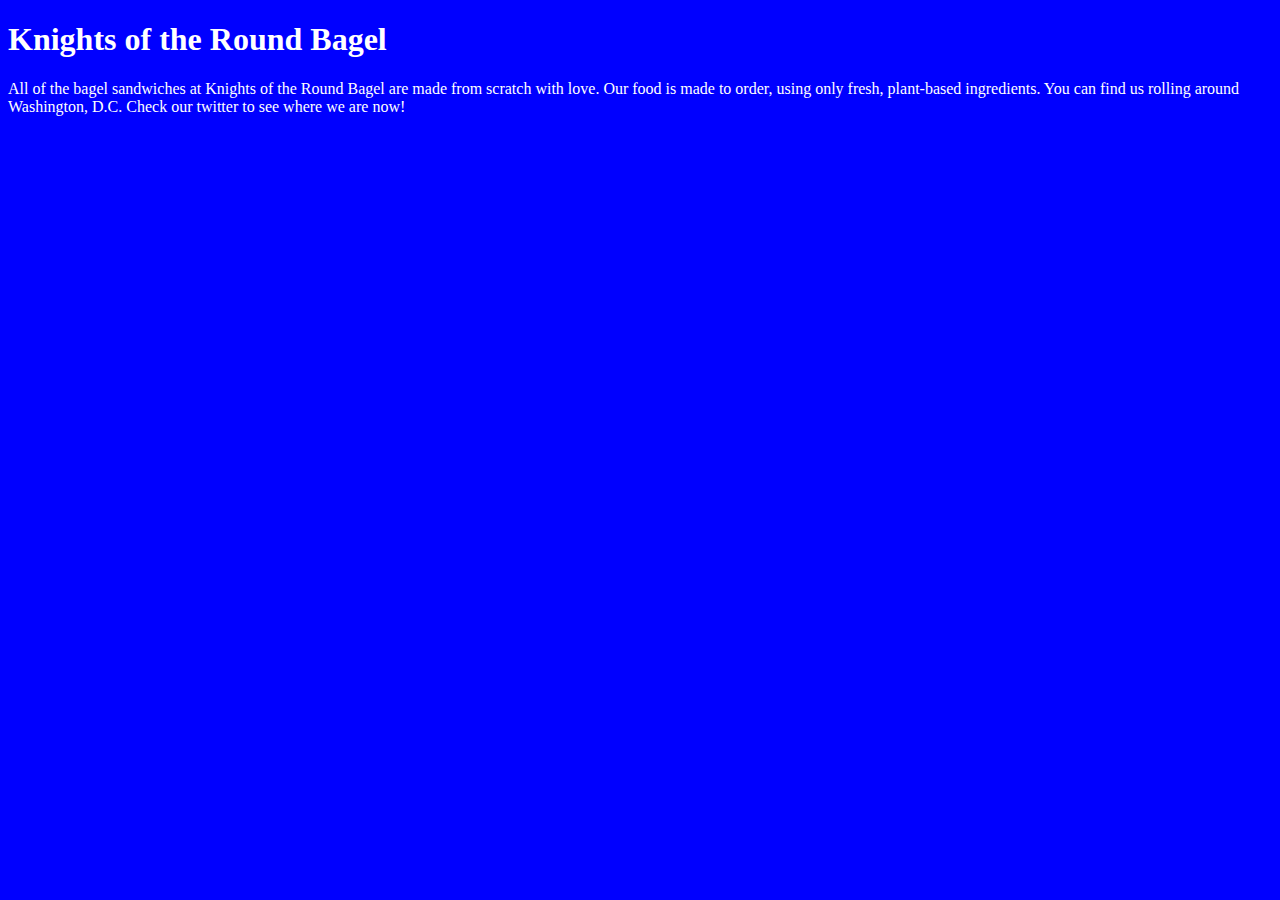
<file: unit_1/index.html>
<!DOCTYPE html>
<html>
<head>
	<title>Knights of the Round Bagel</title>
	<link rel="stylesheet" type="text/css" href="css/main.css">
</head>
<body>
	<h1>Knights of the Round Bagel</h1>
	<p>All of the bagel sandwiches at Knights of the Round Bagel are made from scratch with love. Our food is made to order, using only fresh, plant-based ingredients. You can find us rolling around Washington, D.C. Check our twitter to see where we are now!</p>
</body>
</html>
</file>
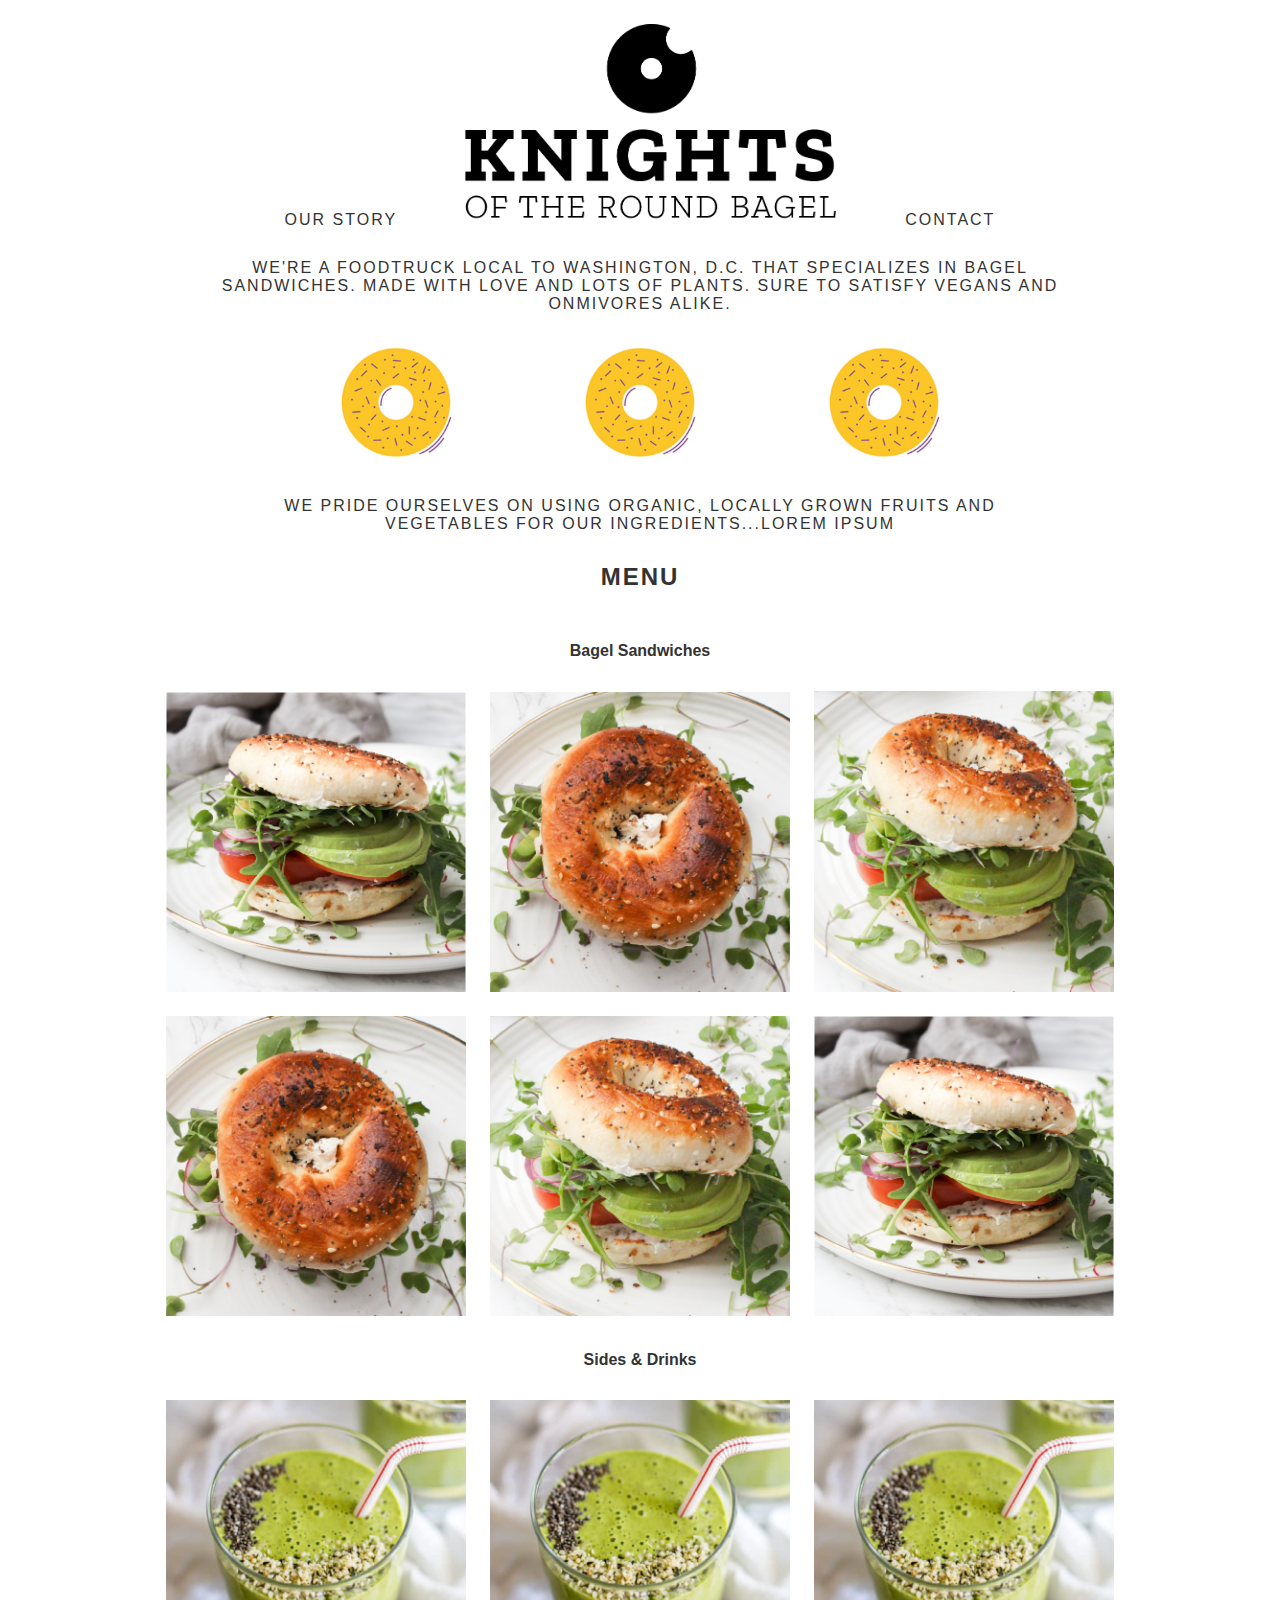
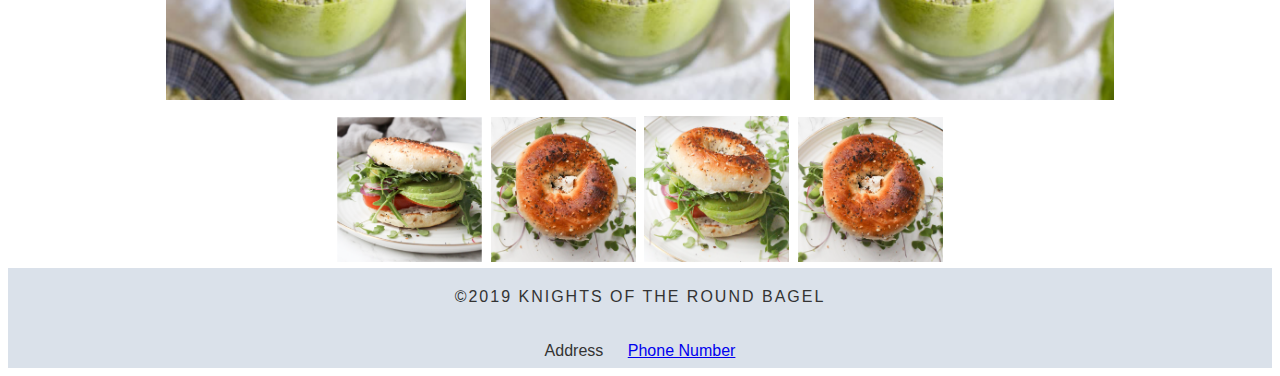
<file: unit_3/index.html>
<!DOCTYPE html>
<html>
<head>
	<title>Knights of the Round Bagel</title>
	<link rel="stylesheet" type="text/css" href="css/style.css">
</head>
<body>
	<header>
		<nav>
	<ul>
		<li><a href="#">Our Story</a></li>
		<li><a href="#"><img src="images/knightsoftheroundbagel_logo1.png" alt="Knights of the Round Bagel Logo"></a>
		<li><a href="#">Contact</a></li>
	</ul>
</nav>
</header>
	<section>
		<div id="intro">
			<p>We're a foodtruck local to Washington, D.C. that specializes in bagel sandwiches. Made with love and lots of plants. Sure to satisfy vegans and onmivores alike.</p>
		</div>
	</section>
	<section>
		<div id="icons">
			<img class="icon-third" src="images/bagel-icon.png" alt="plant icon" />
			<img class="icon-third" src="images/bagel-icon.png" alt="organic" />
			<img class="icon-third" src="images/bagel-icon.png" alt="locally grown" />
		</div>
		<div id="about">
<p>We pride ourselves on using organic, locally grown fruits and vegetables for our ingredients...Lorem ipsum</p>
</div>
	</section>
	<section>
		<div id="food">
			<h2>Menu</h2>
			<h4>Bagel Sandwiches</h4>
			<img class="third" src="images/bagel_menu-01.png" alt="sandwich 1" />
			<img class="third" src="images/bagel_menu-02.png" alt="sandwich 2" />
			<img class="third" src="images/bagel_menu-03.png" alt="sandwich 3" />
			<img class="third" src="images/bagel_menu-02.png" alt="sandwich 4" />
			<img class="third" src="images/bagel_menu-03.png" alt="sandwich 5" />
			<img class="third" src="images/bagel_menu-01.png" alt="sandwich 6" />
		
			<h4>Sides & Drinks</h4>
			<img class="third" src="images/green-juice-04.png" alt="plant icon" />
			<img class="third" src="images/green-juice-04.png" alt="organic" />
			<img class="third" src="images/green-juice-04.png" alt="locally grown" />
		</div>
	</section>
	<section>
		<div id="instagram feed">
			<img class="fourth" src="images/bagel_menu-01.png" alt="sandwich 1" />
			<img class="fourth" src="images/bagel_menu-02.png" alt="sandwich 2" />
			<img class="fourth" src="images/bagel_menu-03.png" alt="sandwich 3" />
			<img class="fourth" src="images/bagel_menu-02.png" alt="sandwich 4" />
		</div>
	</section>
</body>
<footer>
	<p>©2019 Knights of the Round Bagel</p>
	<div class="footer nav">
		<ul>
			<li>Address</li>
			<li><a href="#">Phone Number</a></li>
		</ul>
	</div>
</footer>

</html>
</file>
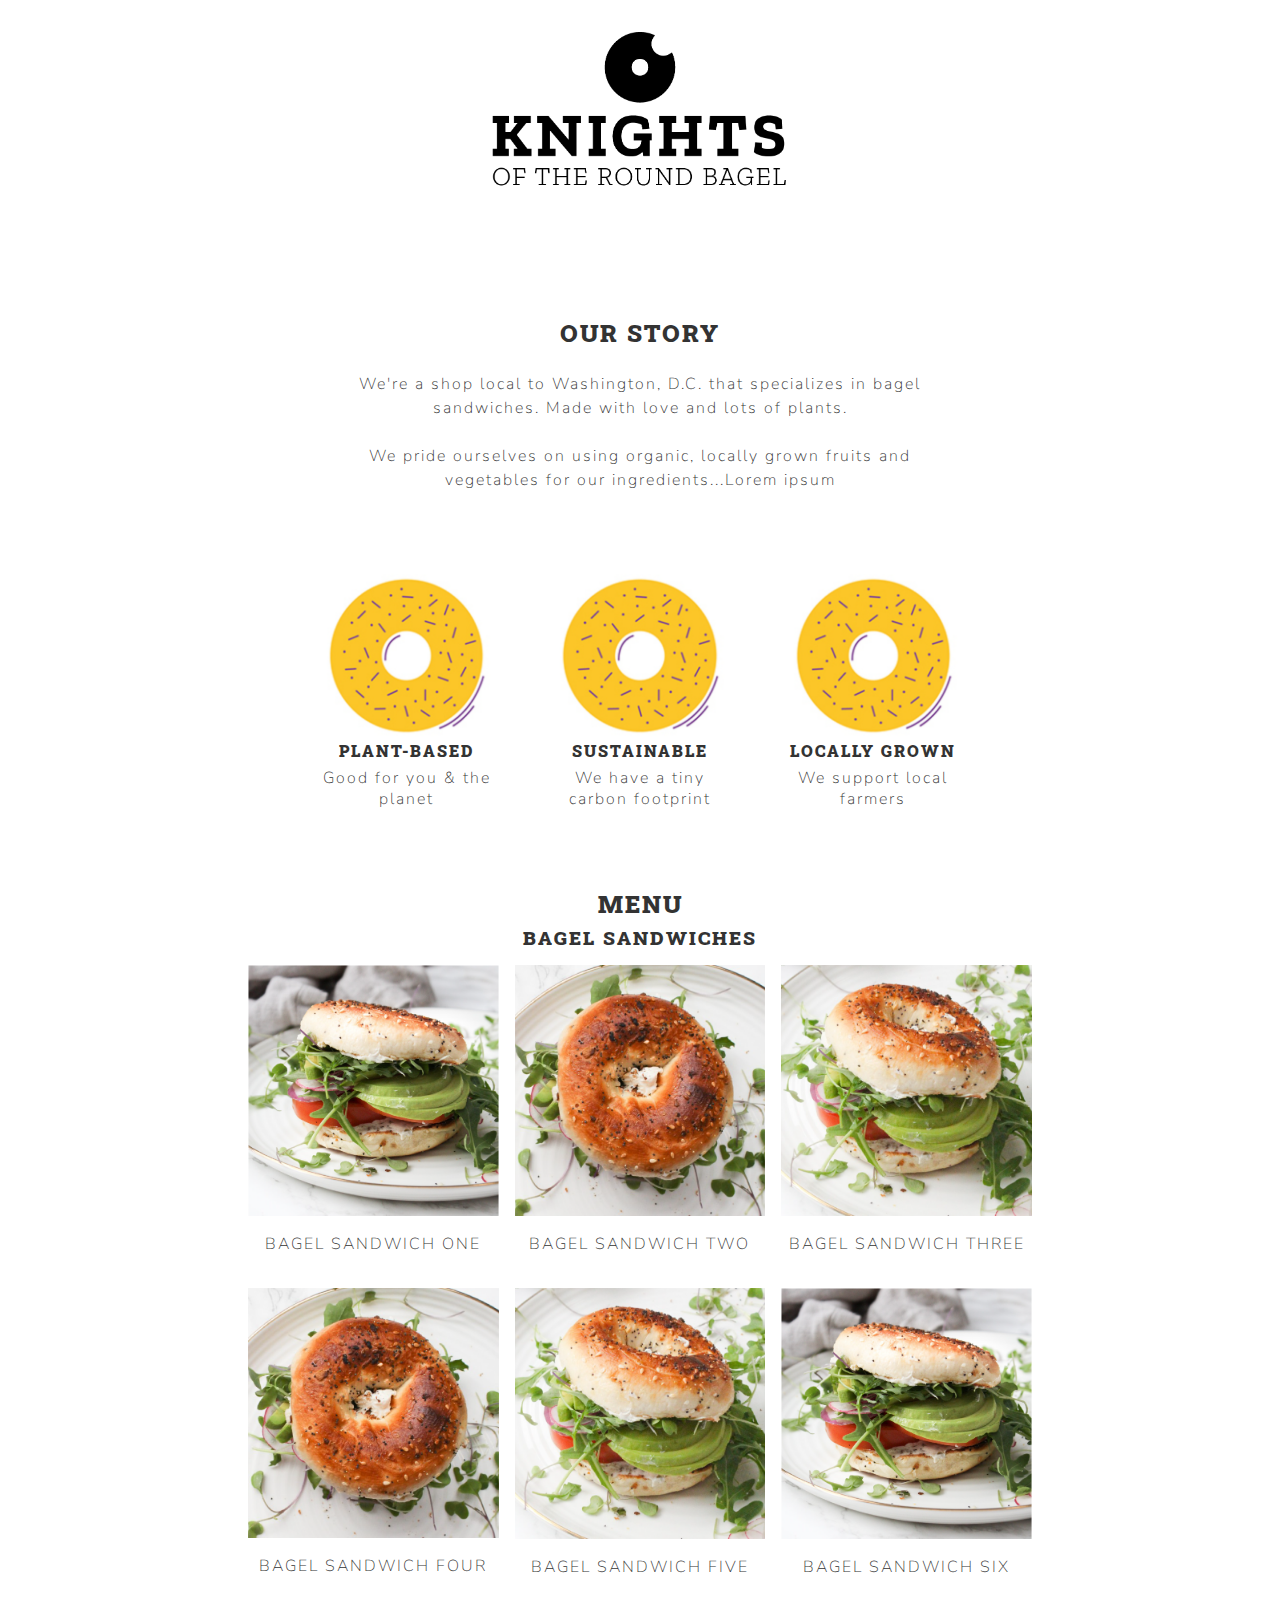
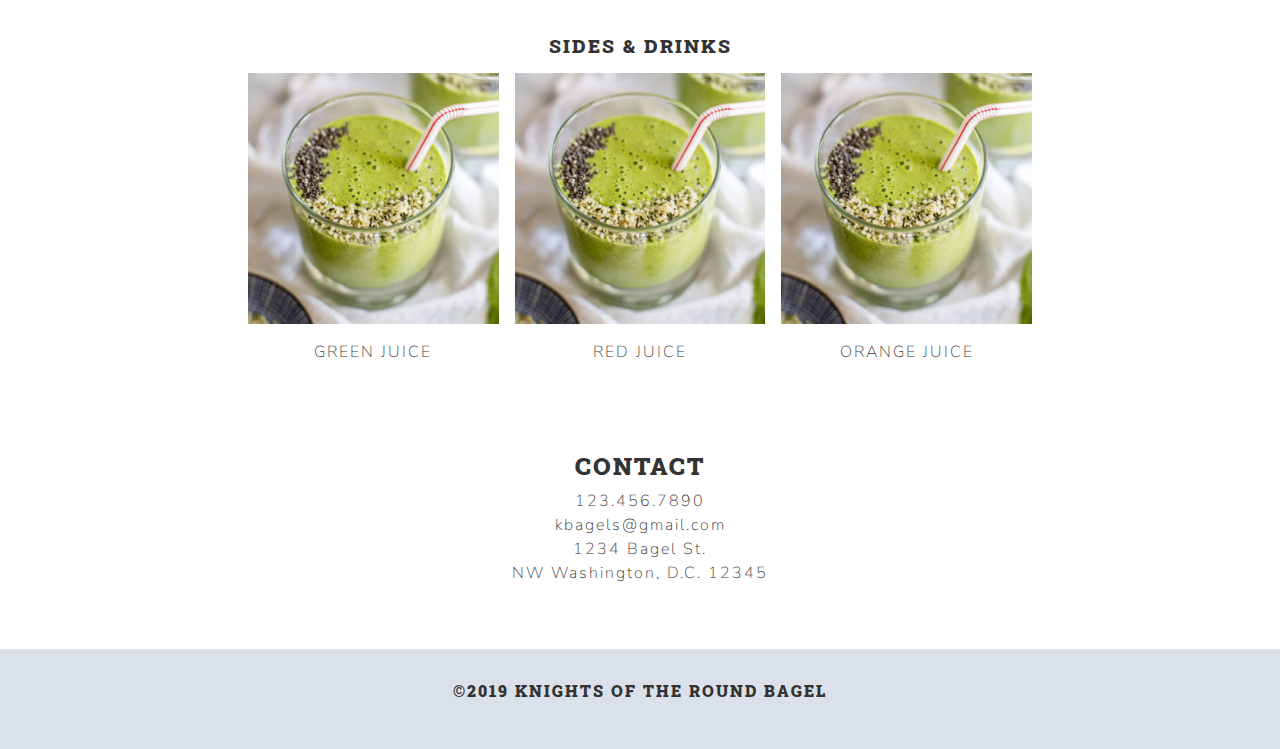
<file: unit_4/index.html>
<!DOCTYPE html>
<html>
<head>
	<title>Knights of the Round Bagel</title>
	<link rel="stylesheet" type="text/css" href="css/style.css">

	<link href="https://fonts.googleapis.com/css?family=Nunito+Sans|Roboto+Slab&display=swap" rel="stylesheet">

</head>
<body>
	<header>
<img id="logo" src="images/knightsoftheroundbagel_logo1.png" alt="Knights of the Round Bagel Logo">
</header>
	<section>
		<div id="intro">
			<h2>Our Story</h2>
			<p>We're a shop local to Washington, D.C. that specializes in bagel sandwiches. Made with love and lots of plants.</p>
			<p>We pride ourselves on using organic, locally grown fruits and vegetables for our ingredients...Lorem ipsum</p>
		</div>
	</section>
	<section>
		<div id="icons" class="clearfix">
			<figure><img class="icon-third" src="images/bagel-icon.png" alt="plant icon" /><h4>Plant-Based</h4><p>Good for you & the planet</p></figure>
			<figure><img class="icon-third" src="images/bagel-icon.png" alt="organic" /><h4>Sustainable</h4><p>We have a tiny carbon footprint</p></figure>
			<figure><img class="icon-third" src="images/bagel-icon.png" alt="locally grown" /><h4>Locally Grown</h4><p>We support local farmers</p></figure>
		</div>
	</section>
	<section>
			<h2>Menu</h2>
			<h3>Bagel Sandwiches</h3>
		<div id="food" class="clearfix">
			<figure>
				<img class="menu" src="images/bagel_menu-01.png" alt="sandwich 1" /><p>BAGEL SANDWICH ONE</p></figure>
			<figure>
				<img class="menu" src="images/bagel_menu-02.png" alt="sandwich 2" /><p>BAGEL SANDWICH TWO</p></figure>
			<figure>
				<img class="menu" src="images/bagel_menu-03.png" alt="sandwich 3" /><p>BAGEL SANDWICH THREE</p></figure>
			<figure>
				<img class="menu" src="images/bagel_menu-02.png" alt="sandwich 4" /><p>BAGEL SANDWICH FOUR</p></figure>
			<figure>
				<img class="menu" src="images/bagel_menu-03.png" alt="sandwich 5" /><p>BAGEL SANDWICH FIVE</p></figure>
			<figure>
				<img class="menu" src="images/bagel_menu-01.png" alt="sandwich 6" /><p>BAGEL SANDWICH SIX</p></figure>
			</div>
			<h3>Sides & Drinks</h3>
			<div id="food" class="clearfix">
			<figure><img class="menu" src="images/green-juice-04.png" alt="plant icon" /><p>GREEN JUICE</p></figure>
			<figure><img class="menu" src="images/green-juice-04.png" alt="organic" /><p>RED JUICE</p></figure>
			<figure><img class="menu" src="images/green-juice-04.png" alt="locally grown" /><p>ORANGE JUICE</p></figure>
		</div>
	</section>

		<section>
		<div id="contact">
			<h2>CONTACT</h2>
			<ul>
			<li><a href="tel:123-456-7890">123.456.7890</a></li>
			<li><a href="mailto:turiallison@gmail.com? subject=I have a bagel question">kbagels@gmail.com</a></li>
			<li><a href="https://www.google.com/maps">1234 Bagel St. </br>NW Washington, D.C. 12345</a></li>
		</ul>
		</div>
	</section>

</body>
<footer>
	<h4>©2019 Knights of the Round Bagel</h4>
</footer>

</html>
</file>
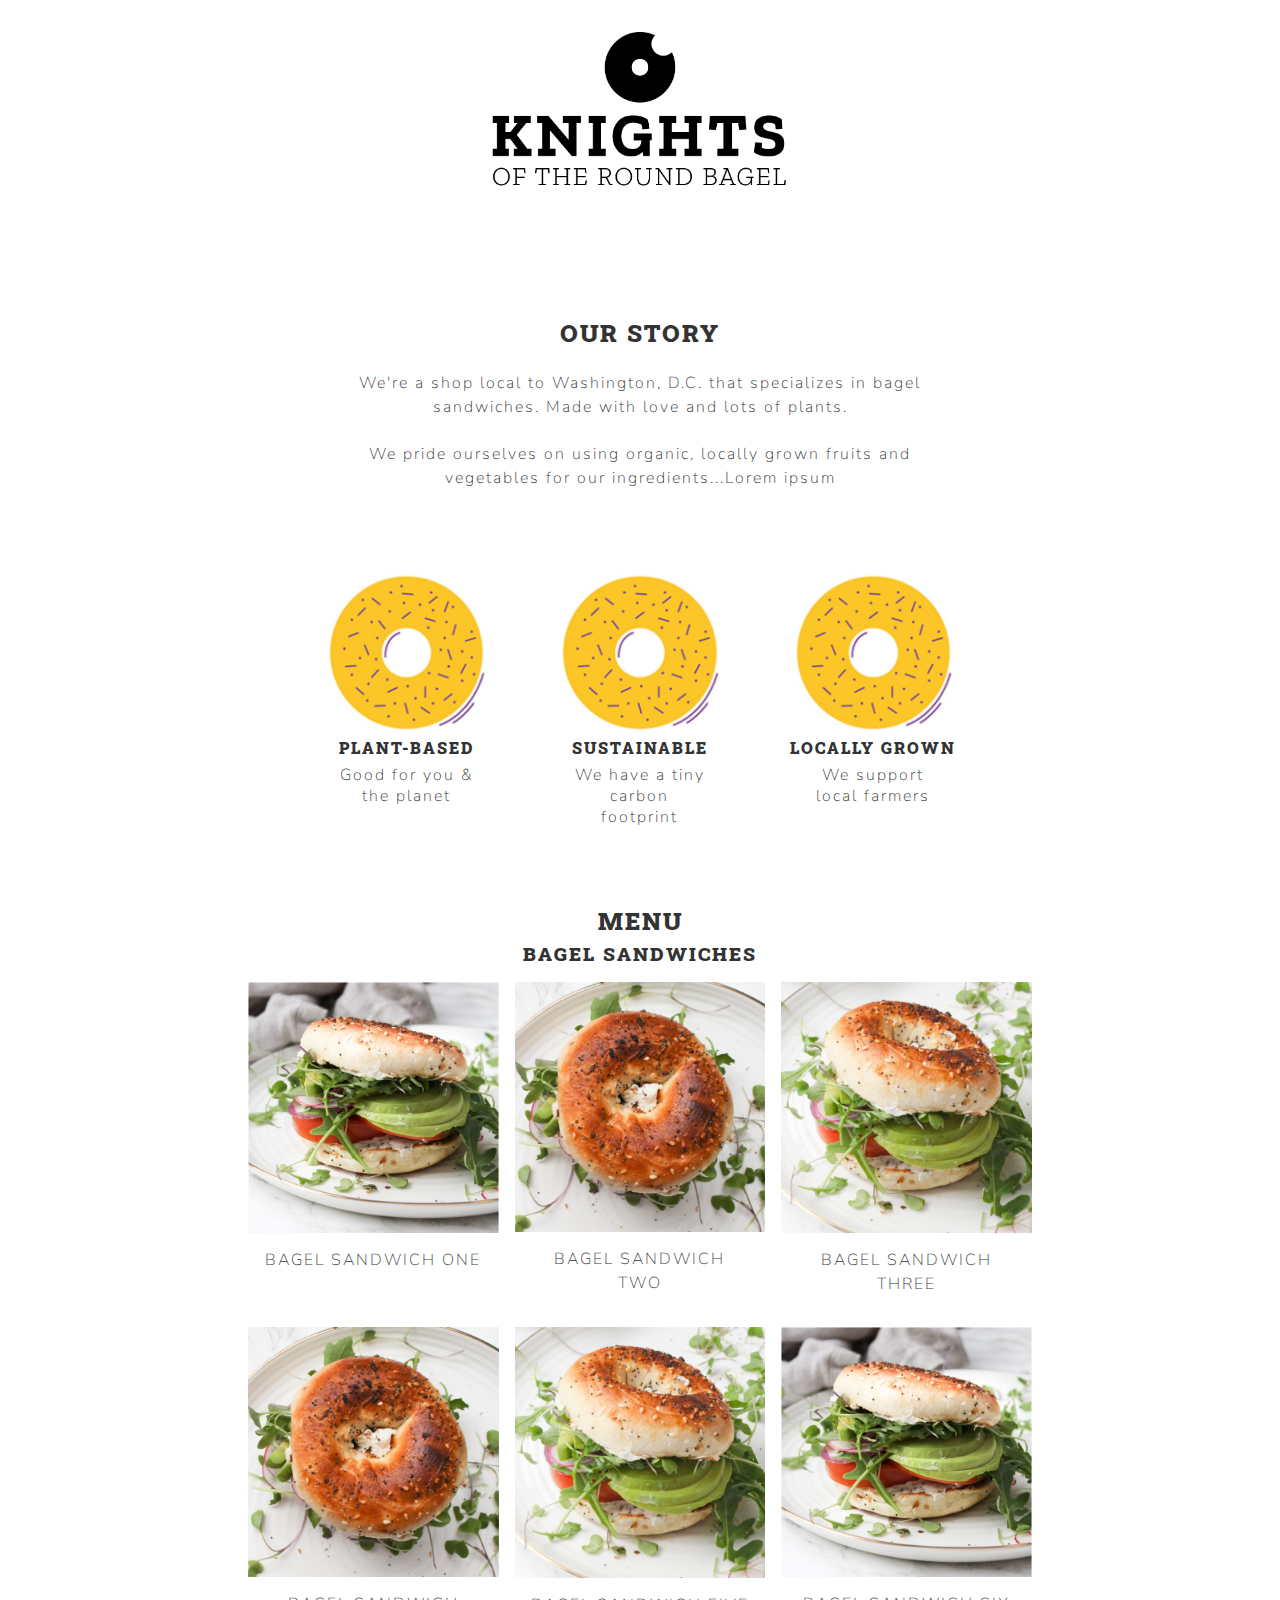
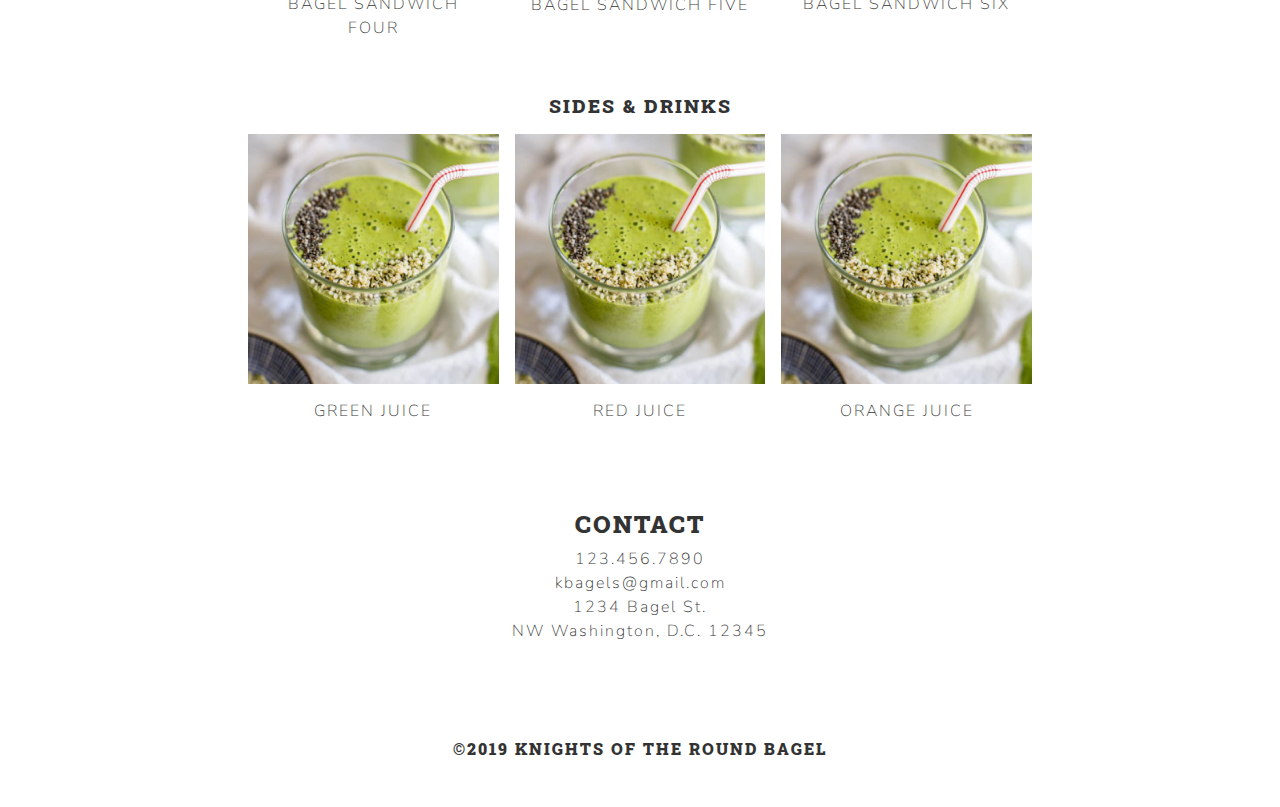
<file: unit_8/index.html>
<!DOCTYPE html>
<html>
<head>
	<title>Knights of the Round Bagel</title>
	<link rel="stylesheet" type="text/css" href="css/style.css">

	<link href="https://fonts.googleapis.com/css?family=Nunito+Sans|Roboto+Slab&display=swap" rel="stylesheet">
<meta name="viewport" content="width=device-width, initial-scale=1">
</head>
<body>
	<header>
<img id="logo" src="images/knightsoftheroundbagel_logo1.png" alt="Knights of the Round Bagel Logo">
</header>
	<section>
		<div id="intro">
			<h2>Our Story</h2>
			<p>We're a shop local to Washington, D.C. that specializes in bagel sandwiches. Made with love and lots of plants.</p>
			<p>We pride ourselves on using organic, locally grown fruits and vegetables for our ingredients...Lorem ipsum</p>
		</div>
	</section>
	<section>
		<div id="icons" class="clearfix">
			<figure><img class="icon-third" src="images/bagel-icon.png" alt="plant icon" /><h4>Plant-Based</h4><p>Good for you & the planet</p></figure>
			<figure><img class="icon-third" src="images/bagel-icon.png" alt="organic" /><h4>Sustainable</h4><p>We have a tiny carbon footprint</p></figure>
			<figure><img class="icon-third" src="images/bagel-icon.png" alt="locally grown" /><h4>Locally Grown</h4><p>We support local farmers</p></figure>
		</div>
	</section>
	<section>
			<h2>Menu</h2>
			<h3>Bagel Sandwiches</h3>
		<div id="food" class="clearfix">
			<figure>
				<img class="menu" src="images/bagel_menu-01.png" alt="sandwich 1" /><p>BAGEL SANDWICH ONE</p></figure>
			<figure>
				<img class="menu" src="images/bagel_menu-02.png" alt="sandwich 2" /><p>BAGEL SANDWICH TWO</p></figure>
			<figure>
				<img class="menu" src="images/bagel_menu-03.png" alt="sandwich 3" /><p>BAGEL SANDWICH THREE</p></figure>
			<figure>
				<img class="menu" src="images/bagel_menu-02.png" alt="sandwich 4" /><p>BAGEL SANDWICH FOUR</p></figure>
			<figure>
				<img class="menu" src="images/bagel_menu-03.png" alt="sandwich 5" /><p>BAGEL SANDWICH FIVE</p></figure>
			<figure>
				<img class="menu" src="images/bagel_menu-01.png" alt="sandwich 6" /><p>BAGEL SANDWICH SIX</p></figure>
			</div>
			<h3>Sides & Drinks</h3>
			<div id="food" class="clearfix">
			<figure><img class="menu" src="images/green-juice-04.png" alt="plant icon" /><p>GREEN JUICE</p></figure>
			<figure><img class="menu" src="images/green-juice-04.png" alt="organic" /><p>RED JUICE</p></figure>
			<figure><img class="menu" src="images/green-juice-04.png" alt="locally grown" /><p>ORANGE JUICE</p></figure>
		</div>
	</section>

		<section>
		<div id="contact">
			<h2>CONTACT</h2>
			<ul>
			<li><a href="tel:123-456-7890">123.456.7890</a></li>
			<li><a href="mailto:turiallison@gmail.com? subject=I have a bagel question">kbagels@gmail.com</a></li>
			<li><a href="https://www.google.com/maps">1234 Bagel St. </br>NW Washington, D.C. 12345</a></li>
		</ul>
		</div>
	</section>

</body>
<footer>
	<h4>©2019 Knights of the Round Bagel</h4>
</footer>

</html>
</file>
<file: unit_1/css/main.css>
body {
	background-color: blue;
}

h1, p {
color: white;
}
</file>
<file: unit_3/css/style.css>
body {
	text-align: center;
	align-content: center;
	font-family: Arial, sans-serif;
	color: #333;
}

nav {
	margin-bottom: 30px; 
}

nav ul {
    padding: 0;
    text-align: center;
}

nav li {
    display: inline;
    margin-left: 10px;
    margin-right: 10px;
}

nav a {
    font-family: 'Oswald', sans-serif;
    text-transform: uppercase;
    letter-spacing: 2px;
    color: #333;
    text-decoration: none;
    padding: 15px 20px;
}

nav li img{
width: 30%;
    display: inline-block;
}

h1, h2, h3 {
    text-align: center;
    text-transform: uppercase;
    letter-spacing: 2px;
    margin: 0 auto;
    font-family: Arial, sans-serif;
    padding: 30px;
}

p {

	text-align: center;
    text-transform: uppercase;
    letter-spacing: 2px;
    margin: 0 auto;
    font-family: Arial, sans-serif;

}

#intro {
text-align: center;	
margin: auto;
max-width: 900px;

}

#icons {
max-width: 900px;
align-content: center;
margin: auto;
margin-top: 30px;
margin-bottom:30px;

}

.icon-third{
	width: 120px;
	display: inline-block;
margin-left: 60px;
margin-right: 60px;
}

#about {
text-align: center;	
margin: auto;
max-width: 800px;

}
#food{
align-content: center;	
margin: auto;
max-width: 990px;

}

.third {
	width: 300px;
	display: inline-block;
    margin: 10px;
}

#instagram-feed{
	max-width: 990px;
}
.fourth {
	width: 145px;
	display: inline-block;
    margin: 2px;
}

footer {
	background-color: #dae1ea;
	height: 100px;
	width: 100%;
}

footer p{
	padding: 20px;
}

footer ul{
	padding: 0;
    text-align: center;
}

footer li{
	  display: inline;
    margin-left: 10px;
    margin-right: 10px;
}
</file>
<file: unit_4/css/style.css>
*{margin: 0; padding: 0; box-sizing: border-box; }

body {
	text-align: center;
	color: #333;
}

header {
	padding-top: 32px;
	padding-bottom: 64px;
}


img {
	display: block;
	width: 100%;
}

h1, h2, h3, h4{
    text-align: center;
    text-transform: uppercase;
    letter-spacing: 2px;
    line-height: 1.2;
    padding-bottom: 8px;
    font-family: 'Roboto Slab', serif;
    font-weight: 900;
}

p {

	text-align: center;
    letter-spacing: 2px;
    line-height: 1.5;
    padding-top: 16px;
    padding-bottom: 16px;
    font-family: 'Nunito Sans', sans-serif;
    font-weight: 100;

}

a {

	text-align: center;
    letter-spacing: 2px;
    line-height: 1.5;
    padding-top: 16px;
    padding-bottom: 16px;
    font-family: 'Nunito Sans', sans-serif;
    font-weight: 100;
    text-decoration: none;
    color: #333;
}

a:hover {
    color: #ffba49;

}

h2 + p {
	padding-bottom: 8px;
}

h2 + h3 {
	padding-bottom: 8px;
}

h4 + p {
	padding-top:0px;
	line-height: 1.3;
}

section {
margin-bottom: 64px;
margin-top: 64px;
}


#logo {
	width: 100%;
	max-width: 300px;
	margin: 0 auto;
}

#intro {
text-align: center;	
margin: 0 auto;
max-width: 600px;

}

#icons figure{
	width: 33.33%;
	float: left;
	padding-left: 32px;
	padding-right: 32px;

}

#icons {
margin: 0 auto;
max-width: 700px;
margin-bottom: 32px;


}


#food figure{
	width: 33.33%;
	float: left;
	padding: 8px;

}

#food{
margin: 0 auto;
max-width: 800px;
margin-bottom: 32px;

}

.clearfix:after{
	content:"";
	display: block;
	clear: both;
}

#about {
text-align: center;	
margin: auto;
max-width: 800px;

}

/*
.third {
	width: 300px;
	display: inline-block;
    margin: 10px;
}
*/



footer {
	background-color: #dae1ea;
	height: 100px;
	width: 100%;
	padding: 32px;
}
</file>
<file: unit_8/css/style.css>
*{margin: 0; padding: 0; box-sizing: border-box; }

body {
	text-align: center;
	color: #333;
}

header {
	padding-top: 32px;
	padding-bottom: 64px;
}


img {
	display: block;
	width: 100%;
}

h1, h2, h3, h4{
    text-align: center;
    text-transform: uppercase;
    letter-spacing: 2px;
    line-height: 1.2;
    padding-bottom: 8px;
    font-family: 'Roboto Slab', serif;
    font-weight: 900;
}

p {

	text-align: center;
    letter-spacing: 2px;
    line-height: 1.5;
    padding-top: 16px;
    padding-bottom: 16px;
    font-family: 'Nunito Sans', sans-serif;
    font-weight: 100;

}

a {

	text-align: center;
    letter-spacing: 2px;
    line-height: 1.5;
    padding-top: 16px;
    padding-bottom: 16px;
    font-family: 'Nunito Sans', sans-serif;
    font-weight: 100;
    text-decoration: none;
    color: #333;
}

a:hover {
    color: #ffba49;

}

h2 + p {
	padding-bottom: 8px;
}

h2 + h3 {
	padding-bottom: 8px;
}

h4 + p {
	padding-top:0px;
	line-height: 1.3;
}

section {
margin-bottom: 64px;
margin-top: 64px;

}


#logo {
	width: 100%;
	max-width: 300px;
	margin: 0 auto;
}

#intro {
text-align: center;	
margin: 0 auto;
max-width: 600px;

}

#icons figure{
	width: 33.33%;
	float: left;
	padding-left: 32px;
	padding-right: 32px;

}

#icons {
margin: 0 auto;
max-width: 700px;
margin-bottom: 32px;


}


#food figure{
	width: 33.33%;
	float: left;
	padding: 8px;

}

#food{
margin: 0 auto;
max-width: 800px;
margin-bottom: 32px;

}

.clearfix:after{
	content:"";
	display: block;
	clear: both;
}

#about {
text-align: center;	
margin: auto;
max-width: 800px;

}

/*
.third {
	width: 300px;
	display: inline-block;
    margin: 10px;
}
*/



footer {
	height: 100px;
	width: 100%;
	padding: 32px;
}

@media only screen and (max-width:480px) {

		#icons figure{
	width: 50%;
	margin: auto;
	float: none;

}

#food figure {
		width: 50%;
margin: auto;
	float: left;
}


	}

	p{
		font-size: 1em;
		padding: 15px;
	}
}
}
</file>
